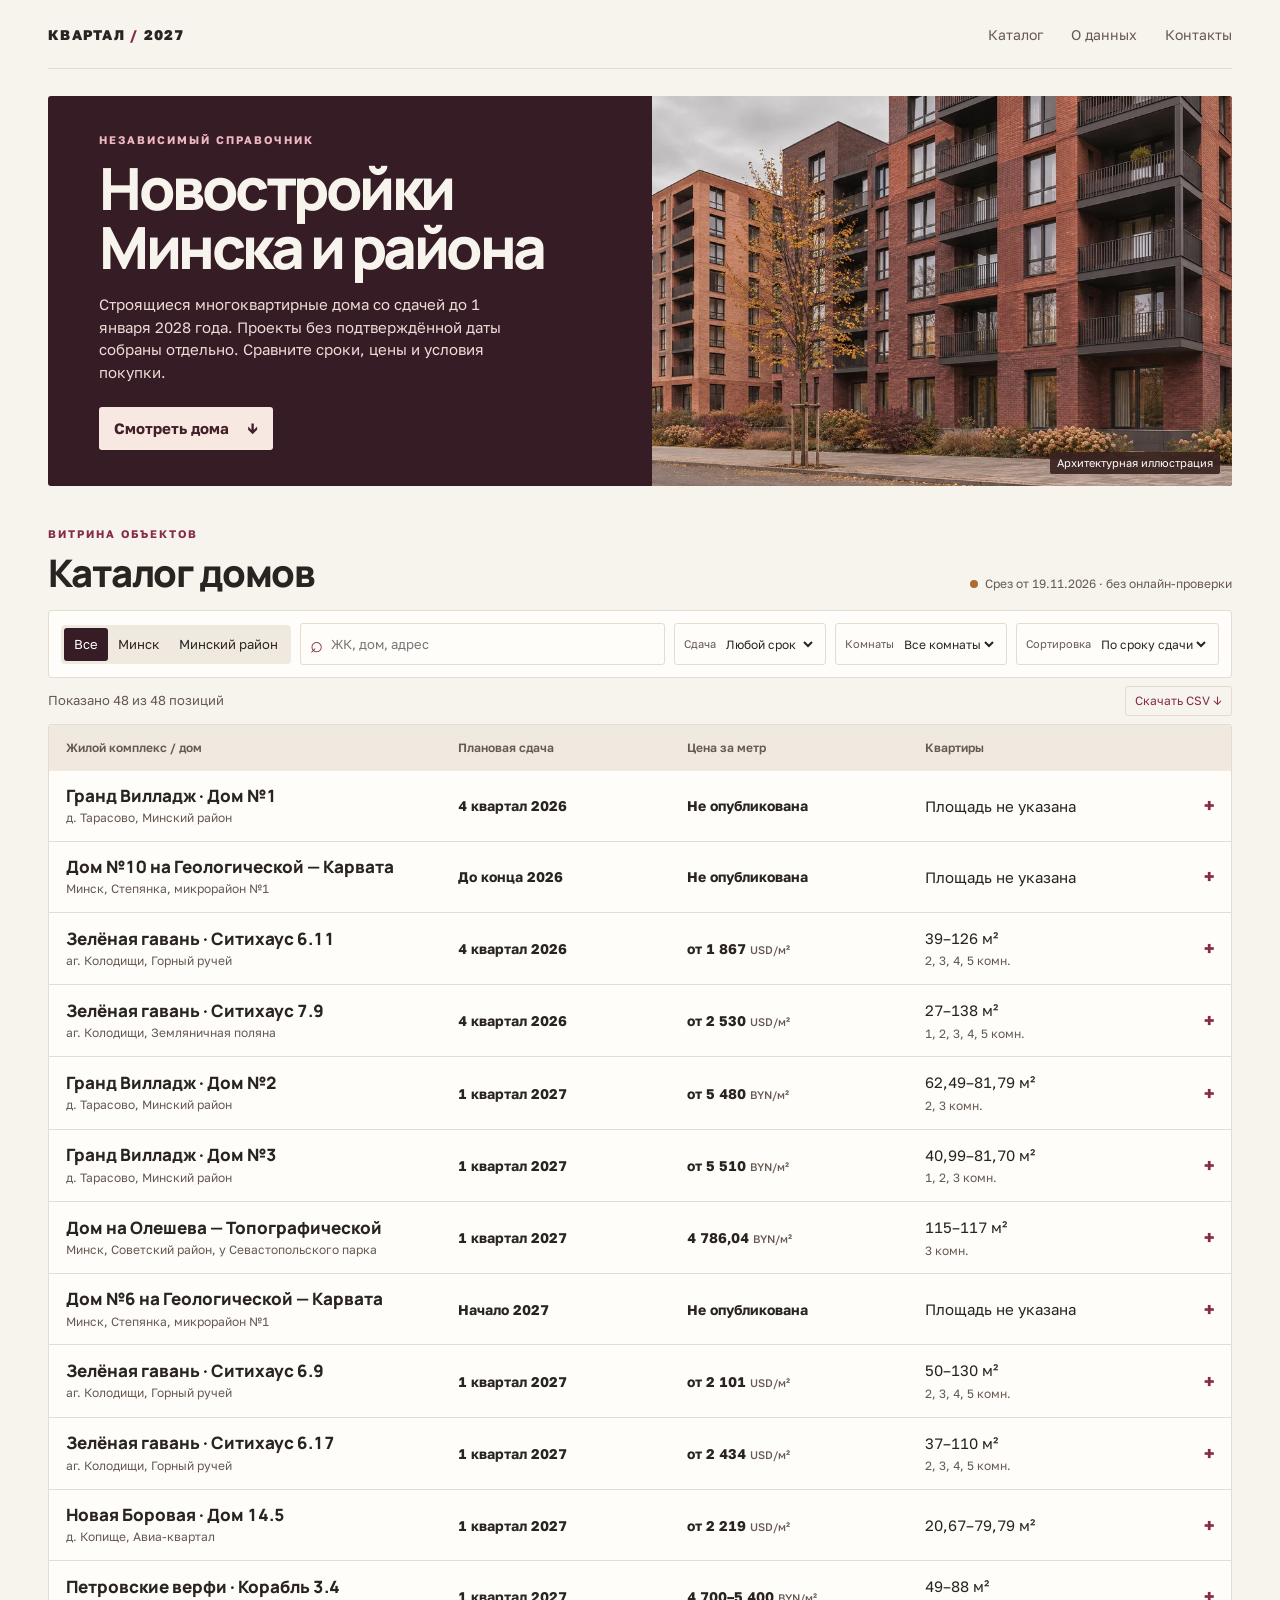
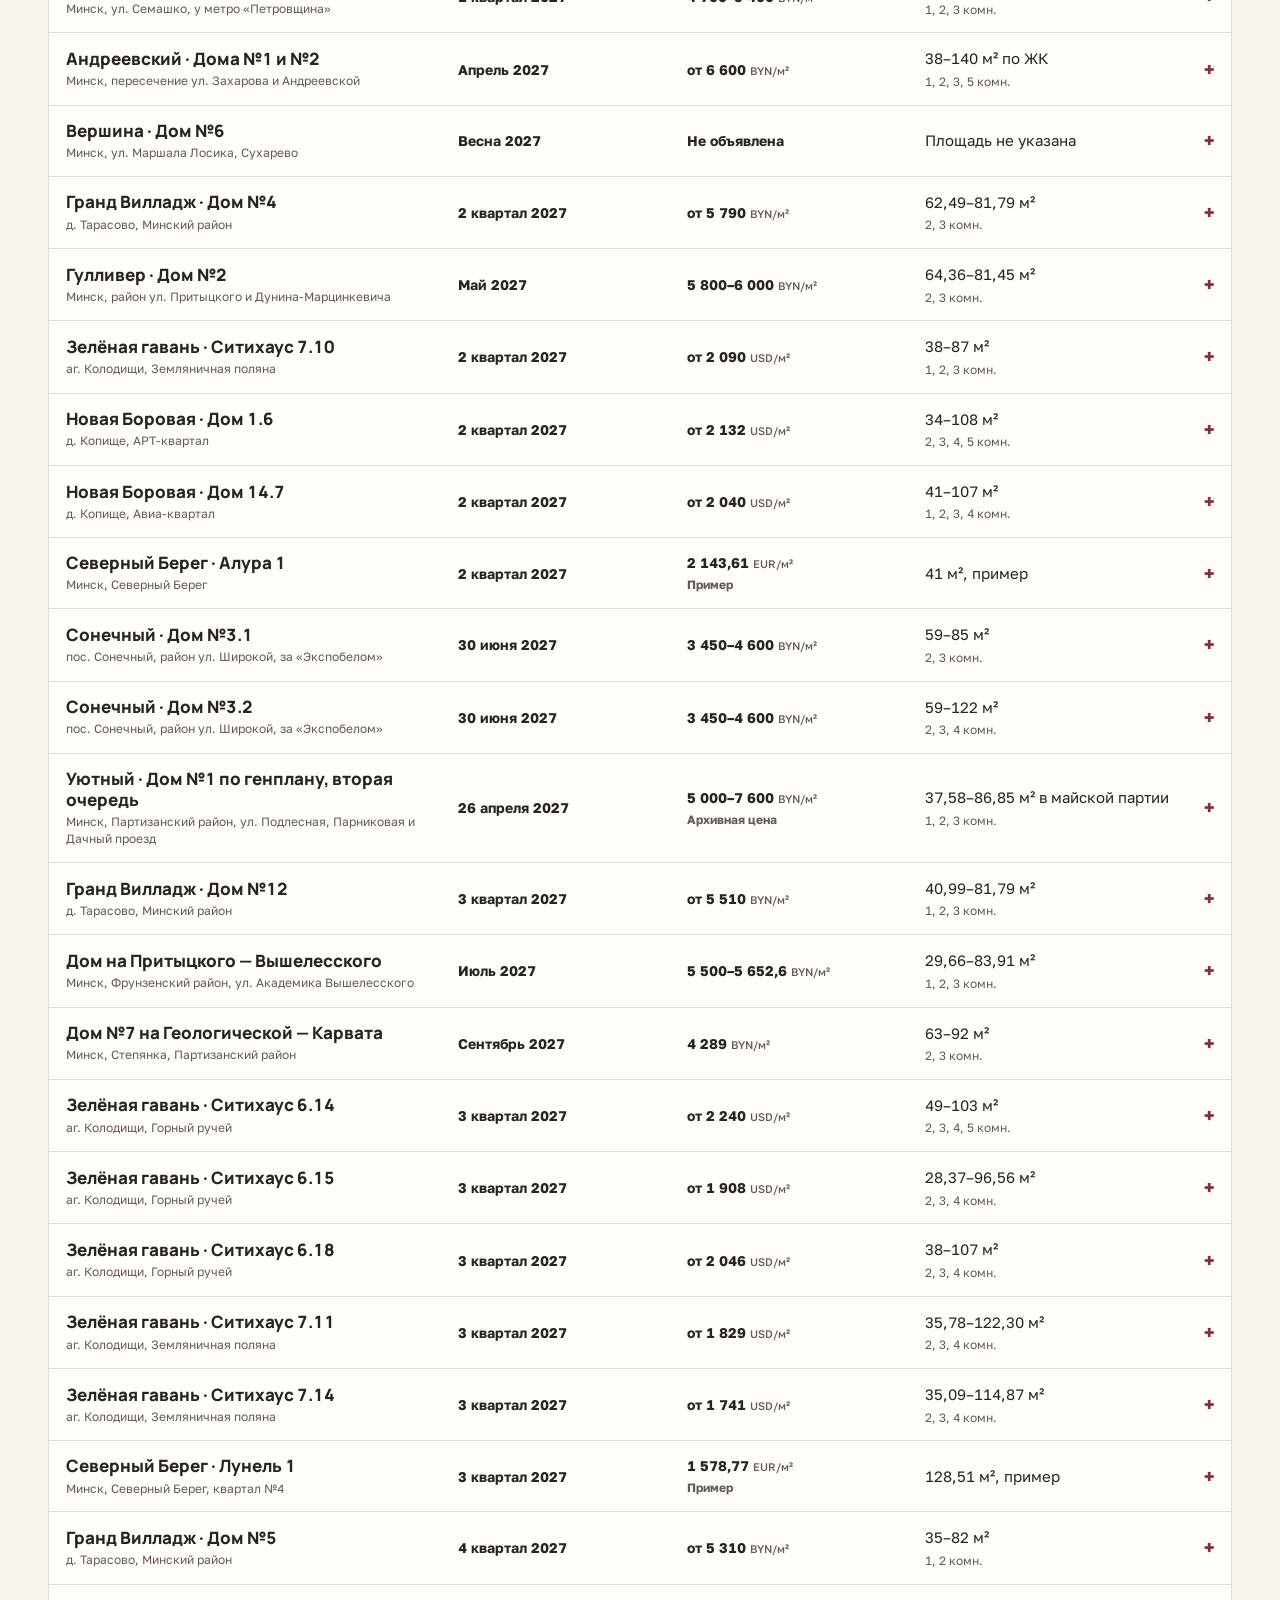
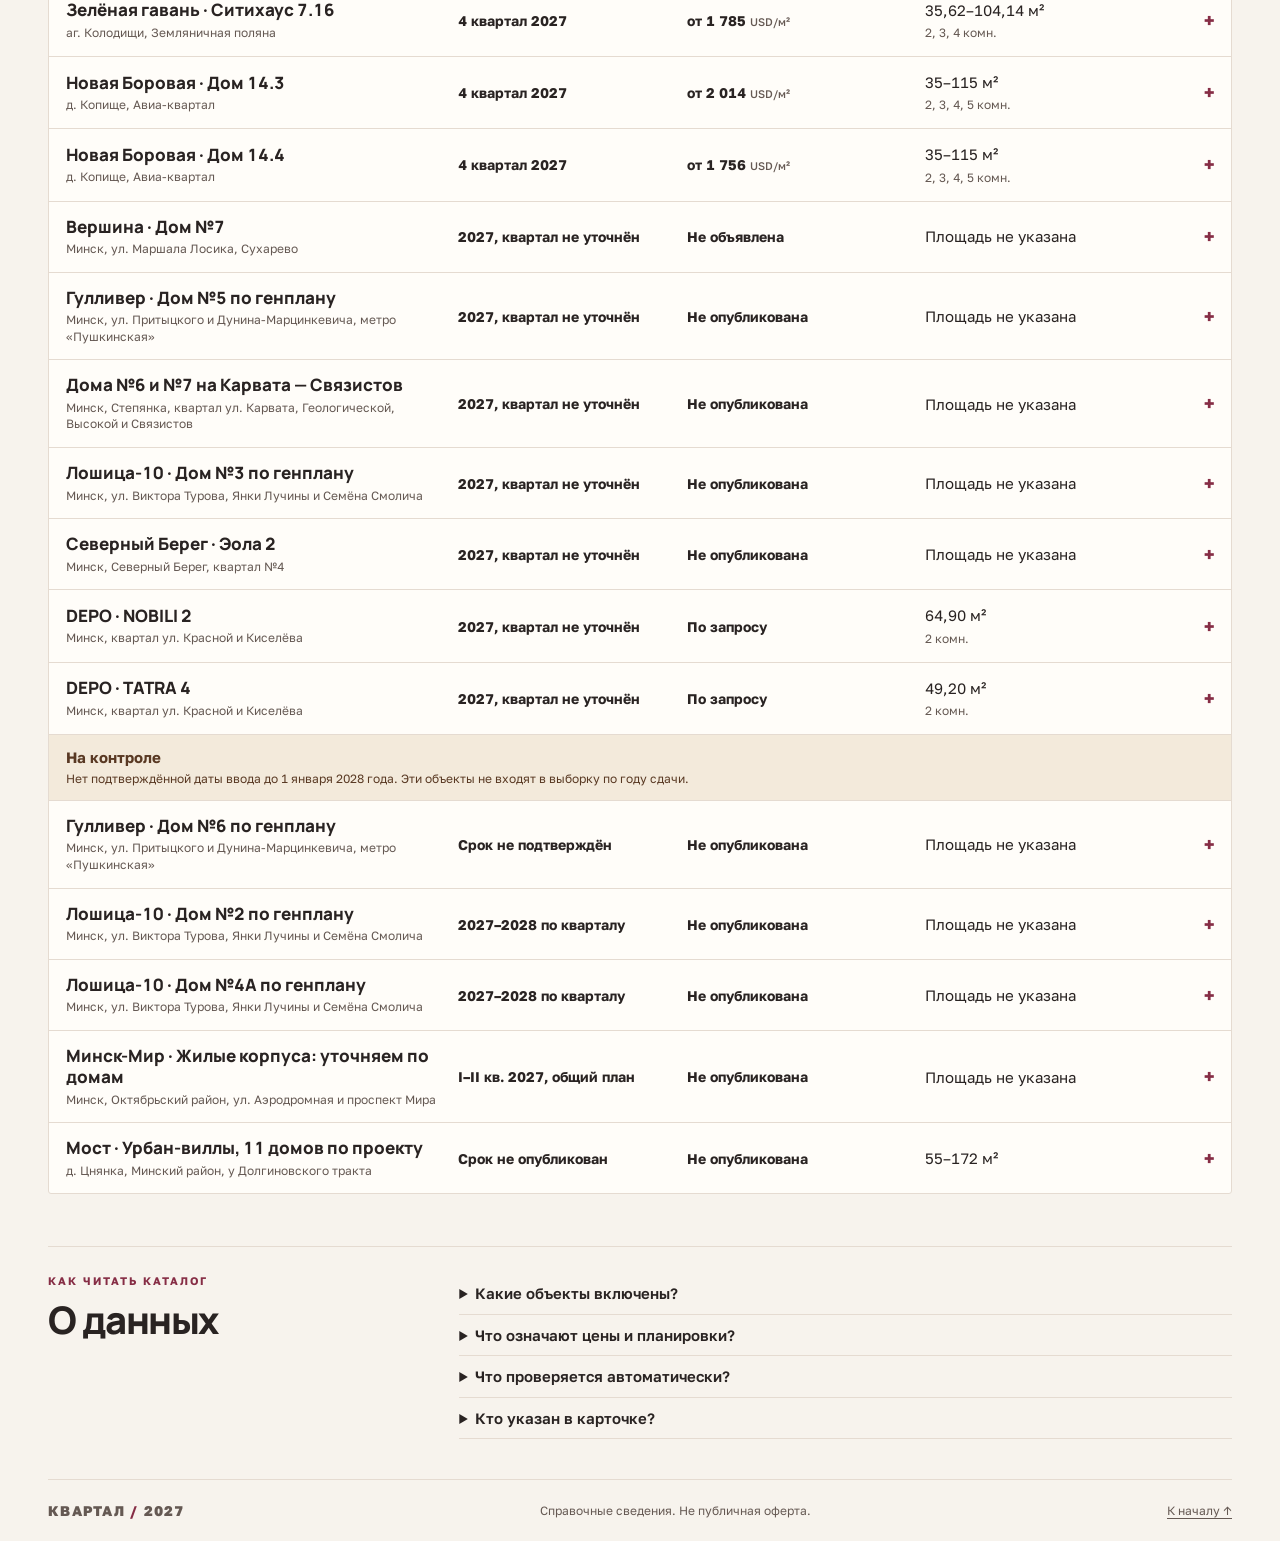
<file: public/index.html>
<!doctype html>
<html lang="ru">
<head>
  <meta charset="utf-8">
  <meta name="viewport" content="width=device-width, initial-scale=1">
  <meta name="theme-color" content="#f7f3ed">
  <meta name="description" content="Справочник строящихся многоквартирных домов Минска и Минского района с плановым вводом до 2028 года.">
  <title>Квартал 2027 | Новостройки Минска и Минского района</title>
  <link rel="stylesheet" href="https://fonts.googleapis.com/css2?family=Golos+Text:wght@400;500;600;700&family=Manrope:wght@600;700;800&display=swap">
  <link rel="stylesheet" href="./style.css">
  <script>window.KVARTAL_API = '__PORT_5000__';</script>
  <script defer src="./snapshot.js"></script>
  <script defer src="./app.js?v=2"></script>
</head>
<body>
  <header class="mast shell">
    <a class="brand" href="#top">КВАРТАЛ<span> / </span>2027</a>
    <nav aria-label="Навигация"><a href="#catalog">Каталог</a><a href="#method">О данных</a><a href="./contacts.html">Контакты</a></nav>
  </header>
  <main id="top" class="shell">
    <section class="hero" aria-labelledby="title">
      <div class="intro">
        <p class="eyebrow">НЕЗАВИСИМЫЙ СПРАВОЧНИК</p>
        <h1 id="title">Новостройки<br>Минска и района</h1>
        <p class="lede">Строящиеся многоквартирные дома со сдачей до 1 января 2028 года. Проекты без подтверждённой даты собраны отдельно. Сравните сроки, цены и условия покупки.</p>
        <a class="hero-button" href="#catalog">Смотреть дома <span aria-hidden="true">↓</span></a>
      </div>
      <figure class="hero-image"><img src="./architecture.webp" alt="" width="1080" height="608"><figcaption>Архитектурная иллюстрация</figcaption></figure>
    </section>
    <section id="catalog" aria-labelledby="catalog-title">
      <div class="section-top">
        <div><p class="eyebrow">ВИТРИНА ОБЪЕКТОВ</p><h2 id="catalog-title">Каталог домов</h2></div>
        <div class="date"><span id="status-dot" aria-hidden="true"></span><span id="status">Загружаем каталог…</span></div>
      </div>
      <div class="filters" aria-label="Фильтры каталога">
        <div class="segments" role="group" aria-label="Территория">
          <button data-zone="" aria-pressed="true">Все</button><button data-zone="city" aria-pressed="false">Минск</button><button data-zone="district" aria-pressed="false">Минский район</button>
        </div>
        <label class="search"><span aria-hidden="true">⌕</span><input id="search" type="search" placeholder="ЖК, дом, адрес" aria-label="Поиск по каталогу"></label>
        <label class="select"><span>Сдача</span><select id="year" aria-label="Год сдачи"><option value="">Любой срок</option><option>2026</option><option>2027</option><option value="watch">На контроле</option></select></label>
        <label class="select"><span>Комнаты</span><select id="rooms" aria-label="Число комнат"><option value="">Все комнаты</option><option value="1">1 комната</option><option value="2">2 комнаты</option><option value="3">3 комнаты</option><option value="4">4 и больше</option></select></label>
        <label class="select"><span>Сортировка</span><select id="sort" aria-label="Сортировка"><option value="due">По сроку сдачи</option><option value="byn">По цене в BYN</option><option value="usd">По цене в USD</option><option value="eur">По цене в EUR</option></select></label>
      </div>
      <div class="results-top">
        <p id="result" role="status" aria-live="polite">Загрузка…</p>
        <button id="export" type="button" disabled>Скачать CSV <span aria-hidden="true">↓</span></button>
      </div>
      <div id="list" class="catalog"><p class="empty">Загружаем данные. Если список не появился, попробуйте обновить страницу.</p></div>
      <noscript><p>Включите JavaScript, чтобы открыть каталог и пользоваться фильтрами.</p></noscript>
    </section>
    <section id="method" class="method" aria-labelledby="method-title">
      <div><p class="eyebrow">КАК ЧИТАТЬ КАТАЛОГ</p><h2 id="method-title">О данных</h2></div>
      <div>
        <details><summary>Какие объекты включены?</summary><p>Основная выборка: дома Минска и Минского района с опубликованным плановым сроком до 01.01.2028. В разделе «На контроле» отмечены проекты без отдельной подтверждённой даты. Готовые дома и коммерческие помещения в основную выборку не входят. Это выборка открытых источников, не официальный реестр.</p></details>
        <details><summary>Что означают цены и планировки?</summary><p>Цена за м² приводится в валюте и с оговорками источника. USD и EUR означают справочный эквивалент; без пересчёта их нельзя напрямую сравнивать с BYN. Проектный ассортимент или опубликованная партия не означают, что все варианты свободны. Для актуальных остатков и чертежей откройте карточку застройщика, для цены договора уточните также отделку, способ оплаты и паркинг.</p></details>
        <details><summary>Что проверяется автоматически?</summary><p>Из витрин трёх проектов берутся сроки и, где опубликованы, цена метра и остатки. В зависимости от площадки проверка запускается раз в сутки по расписанию или при первом посещении после истечения суток. Данные из деклараций, СМИ и условия оплаты проверяются вручную. При сбое остаётся последний сохранённый срез с его датой.</p><ul id="feeds"></ul></details>
        <details><summary>Кто указан в карточке?</summary><p>Заказчик указан там, где его роль подтверждена. Там, где открытый источник называет только застройщика или группу компаний, роль подписана отдельно, а юридическое лицо по договору лучше сверить в актуальной проектной декларации.</p></details>
      </div>
    </section>
  </main>
  <footer class="shell footer"><a class="brand" href="#top">КВАРТАЛ<span> / </span>2027</a><p>Справочные сведения. Не публичная оферта.</p><a href="#top">К началу ↑</a></footer>
</body>
</html>
</file>
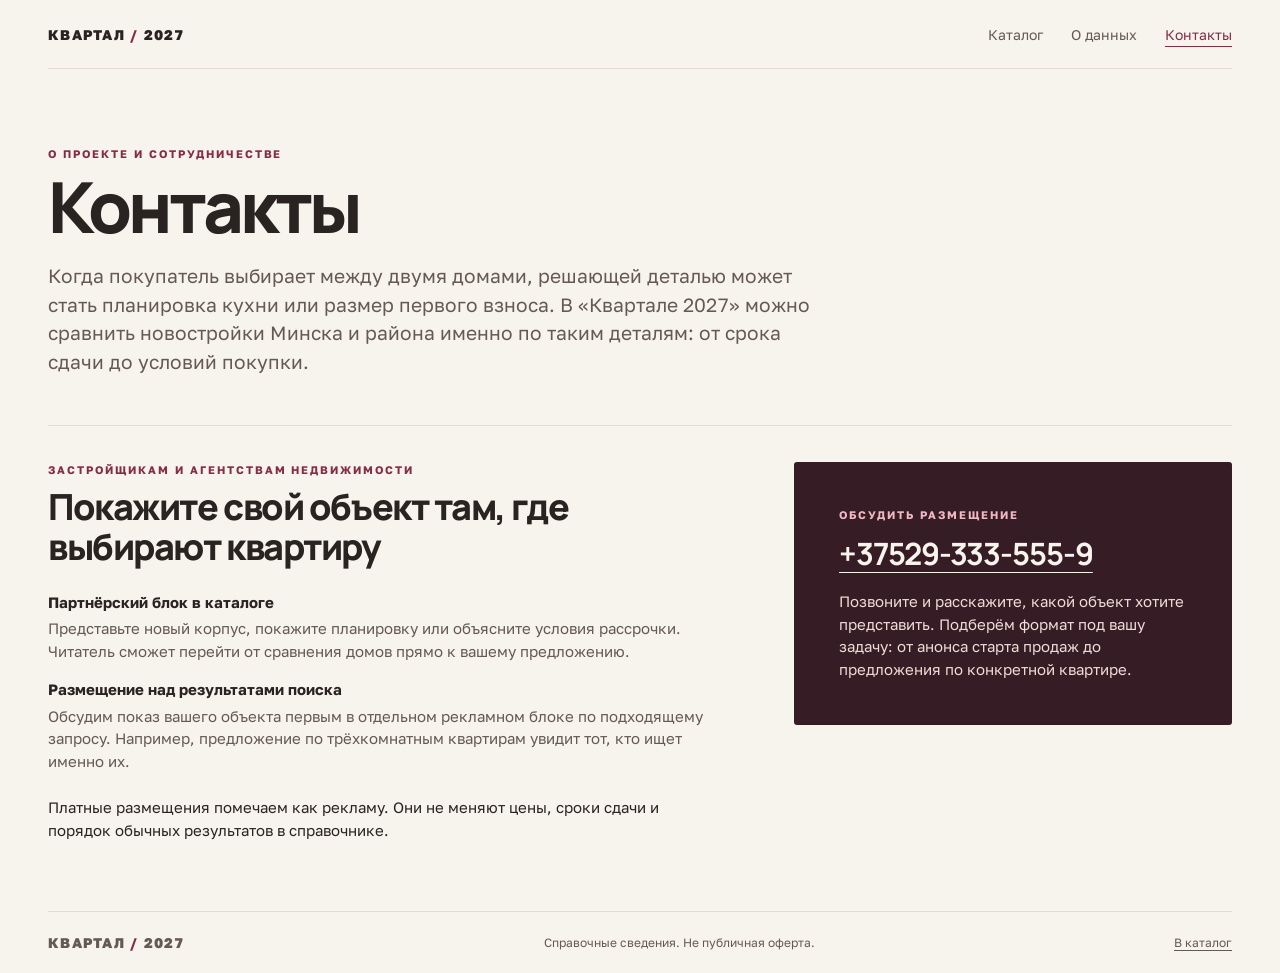
<file: public/contacts.html>
<!doctype html>
<html lang="ru">
<head>
  <meta charset="utf-8">
  <meta name="viewport" content="width=device-width, initial-scale=1">
  <meta name="theme-color" content="#f7f3ed">
  <meta name="description" content="Контакты «Квартала 2027». Партнёрские размещения для застройщиков и агентств недвижимости Минска и Минского района.">
  <title>Контакты и сотрудничество | Квартал 2027</title>
  <link rel="stylesheet" href="https://fonts.googleapis.com/css2?family=Golos+Text:wght@400;500;600;700&family=Manrope:wght@600;700;800&display=swap">
  <link rel="stylesheet" href="./style.css">
  <style>
    [aria-current="page"]{color:var(--accent);text-decoration:underline;text-underline-offset:.4em}
    .contact-head{padding:clamp(30px,6vw,78px) 0 clamp(24px,4vw,48px)}
    .contact-head h1{font:800 clamp(40px,5.5vw,76px)/1 var(--display);letter-spacing:-.055em;margin:0 0 20px}
    .contact-head p:last-child{max-width:65ch;color:var(--muted);font-size:clamp(16px,1.5vw,20px);margin:0}
    .partnership{display:grid;grid-template-columns:minmax(0,3fr) minmax(0,2fr);gap:clamp(30px,7vw,112px);border-top:1px solid var(--line);padding:36px 0 55px;align-items:start}
    .partnership h2{font-size:clamp(24px,3vw,36px)}.formats{margin:24px 0}.formats dt{font-weight:700}.formats dd{margin:4px 0 16px;color:var(--muted)}
    .call{background:var(--deep);color:var(--page);padding:clamp(22px,3.5vw,48px);border-radius:3px}.call .eyebrow{color:#f0b8c5}
    .phone{display:inline-block;color:var(--page);font:700 clamp(21px,2.4vw,36px)/1.4 var(--display);white-space:nowrap;text-decoration-thickness:1px;letter-spacing:-.035em}
    .phone:hover,.phone:focus-visible{color:white}.phone:focus-visible{outline-color:white}.call p:last-child{color:#efdbd7;margin-bottom:0}
    @media(max-width:700px){.partnership{grid-template-columns:1fr;padding-top:24px;gap:20px}.call{grid-row:1}}
  </style>
</head>
<body>
  <header class="mast shell">
    <a class="brand" href="./">КВАРТАЛ<span> / </span>2027</a>
    <nav aria-label="Навигация"><a href="./#catalog">Каталог</a><a href="./#method">О данных</a><a aria-current="page" href="./contacts.html">Контакты</a></nav>
  </header>
  <main class="shell">
    <div class="contact-head">
      <p class="eyebrow">О ПРОЕКТЕ И СОТРУДНИЧЕСТВЕ</p>
      <h1>Контакты</h1>
      <p>Когда покупатель выбирает между двумя домами, решающей деталью может стать планировка кухни или размер первого взноса. В «Квартале 2027» можно сравнить новостройки Минска и района именно по таким деталям: от срока сдачи до условий покупки.</p>
    </div>
    <section class="partnership" aria-labelledby="partner-title">
      <div>
        <p class="eyebrow">ЗАСТРОЙЩИКАМ И АГЕНТСТВАМ НЕДВИЖИМОСТИ</p>
        <h2 id="partner-title">Покажите свой объект там, где выбирают квартиру</h2>
        <dl class="formats">
          <dt>Партнёрский блок в каталоге</dt>
          <dd>Представьте новый корпус, покажите планировку или объясните условия рассрочки. Читатель сможет перейти от сравнения домов прямо к вашему предложению.</dd>
          <dt>Размещение над результатами поиска</dt>
          <dd>Обсудим показ вашего объекта первым в отдельном рекламном блоке по подходящему запросу. Например, предложение по трёхкомнатным квартирам увидит тот, кто ищет именно их.</dd>
        </dl>
        <p>Платные размещения помечаем как рекламу. Они не меняют цены, сроки сдачи и порядок обычных результатов в справочнике.</p>
      </div>
      <aside class="call" aria-label="Телефон для партнёров">
        <p class="eyebrow">ОБСУДИТЬ РАЗМЕЩЕНИЕ</p>
        <a class="phone" href="tel:+375293335559">+37529-333-555-9</a>
        <p>Позвоните и расскажите, какой объект хотите представить. Подберём формат под вашу задачу: от анонса старта продаж до предложения по конкретной квартире.</p>
      </aside>
    </section>
  </main>
  <footer class="shell footer"><a class="brand" href="./">КВАРТАЛ<span> / </span>2027</a><p>Справочные сведения. Не публичная оферта.</p><a href="./#catalog">В каталог</a></footer>
</body>
</html>
</file>
<file: public/style.css>
:root{--page:#f7f3ed;--paper:#fffdf9;--ink:#292322;--muted:#655953;--line:#e5dbd1;--accent:#862d45;--deep:#361c24;--soft:#f2e1e4;--display:Manrope,system-ui,sans-serif;--body:"Golos Text",system-ui,sans-serif}
*{box-sizing:border-box}html{scroll-behavior:smooth}body{margin:0;background:var(--page);color:var(--ink);font:15px/1.5 var(--body);font-variant-numeric:tabular-nums}a{color:inherit;text-underline-offset:.22em}a:hover{color:var(--accent)}button,select,input{font:inherit}button,select{cursor:pointer}button:disabled{cursor:default;opacity:.55}button:focus-visible,a:focus-visible,input:focus-visible,select:focus-visible,summary:focus-visible{outline:3px solid var(--accent);outline-offset:3px}section[id]{scroll-margin-top:18px}.shell{max-width:1360px;width:calc(100% - 96px);margin-inline:auto}.mast{height:69px;display:flex;justify-content:space-between;align-items:center;border-bottom:1px solid var(--line)}.brand{text-decoration:none;font-weight:800;letter-spacing:.09em;font-size:14px;white-space:nowrap}.brand span{color:var(--accent)}nav{display:flex;gap:28px}nav a{font-size:14px;text-decoration:none;color:var(--muted)}
.hero{margin:27px 0 40px;display:grid;grid-template-columns:1.04fr 1fr;overflow:hidden;background:var(--deep);color:var(--page);min-height:390px;border-radius:3px}.intro{align-self:center;padding:32px clamp(26px,4vw,62px)}.eyebrow{margin:0 0 9px;font-size:11px;line-height:1.5;letter-spacing:.18em;font-weight:700;color:var(--accent)}.hero .eyebrow{color:#f0b8c5}.hero h1{font:800 clamp(33px,4.55vw,70px)/1.02 var(--display);letter-spacing:-.06em;margin:0 0 17px}.lede{max-width:435px;color:#efdbd7;margin:0 0 24px;font-size:15px}.hero-button{display:inline-flex;align-items:center;gap:18px;text-decoration:none;padding:10px 15px;background:#f8e8e2;color:#42202b;border-radius:3px;font-weight:700}.hero-button:hover{background:white;color:var(--accent)}.hero-image{margin:0;position:relative;min-height:100%}.hero-image img{height:100%;width:100%;object-fit:cover;display:block;position:absolute}.hero-image figcaption{position:absolute;right:12px;bottom:12px;background:#39231fe8;color:white;font-size:11px;padding:3px 7px;border-radius:2px}
.section-top{display:flex;justify-content:space-between;align-items:end;gap:15px;margin-bottom:17px}h2{font:800 clamp(25px,3vw,38px)/1.1 var(--display);letter-spacing:-.04em;margin:0}.date{font-size:12px;color:var(--muted);display:flex;align-items:center;gap:7px}.date span:first-child{width:8px;height:8px;border-radius:100%;background:#877166;flex:none}.date span.good{background:#42724c}.date span.warn{background:#ab6c30}.filters{background:var(--paper);border:1px solid var(--line);padding:12px;display:flex;align-items:center;gap:9px;flex-wrap:wrap;border-radius:3px}.segments{display:flex;background:#f0e9e0;padding:3px;border-radius:4px;flex:none}.segments button{border:0;background:transparent;color:var(--ink);padding:7px 10px;border-radius:3px;font-size:13px;white-space:nowrap}.segments button[aria-pressed=true]{background:var(--deep);color:white}.search,.select{display:flex;align-items:center;min-height:42px;border:1px solid var(--line);border-radius:3px;padding:0 9px;background:var(--paper)}.search{flex:1 1 155px;gap:6px}.search span{font-size:22px;line-height:1;color:var(--accent)}.search input{width:100%;min-width:0;border:none;background:none;color:var(--ink);font-size:13px}.select{gap:6px}.select span{font-size:11px;color:var(--muted);white-space:nowrap}.select select{border:0;background:none;color:var(--ink);min-width:0;font-size:12px}.results-top{display:flex;justify-content:space-between;align-items:center;gap:10px;color:var(--muted);font-size:13px}.results-top p{margin:13px 0}.results-top button,.empty button{background:transparent;color:var(--accent);border:1px solid var(--line);border-radius:3px;padding:5px 9px;font-size:12px}.results-top button:hover,.empty button:hover{background:var(--soft)}
.catalog{border:1px solid var(--line);background:var(--paper);border-radius:3px;overflow:hidden}.row-grid{display:grid;grid-template-columns:minmax(0,2fr) minmax(0,1.13fr) minmax(0,1.18fr) minmax(0,1.33fr) 23px;gap:16px;align-items:center;padding:14px 17px}.column-head{color:var(--muted);background:#f0e9e0;font-size:12px;font-weight:600}.item+.item{border-top:1px solid var(--line)}.item>summary{list-style:none;cursor:pointer}.item>summary::-webkit-details-marker{display:none}.item>summary:hover,.item[open]>summary{background:#faf2ef}.item>summary:focus-visible{outline-offset:-3px}.item-title{font-family:var(--display);font-weight:800;line-height:1.25;font-size:17px;display:block}.item-address,.secondary{display:block;color:var(--muted);font-size:12px;line-height:1.4;margin-top:4px}.due,.price{font-weight:700;font-size:14px}.price small{color:var(--muted);font-weight:500;font-size:11px;white-space:nowrap}.arrow{font-weight:700;color:var(--accent);text-align:right;font-size:18px}.item[open] .arrow{transform:rotate(45deg);transform-origin:75% center}.body-detail{padding:5px 17px 18px;display:grid;grid-template-columns:1.05fr 1fr;gap:15px 28px;border-top:1px solid var(--line)}.body-detail h3{font-size:13px;margin:9px 0 4px}.body-detail p{font-size:13px;color:var(--muted);margin:0;white-space:pre-line}.detail-links{grid-column:1/-1;display:flex;flex-wrap:wrap;gap:8px 15px;font-size:12px;color:var(--accent);font-weight:600}.empty{padding:31px;text-align:center;color:var(--muted)}.empty button{display:block;margin:10px auto 0}.method{margin:52px 0 40px;border-top:1px solid var(--line);padding-top:26px;display:grid;grid-template-columns:1fr 2fr;gap:25px}.method details{border-bottom:1px solid var(--line);padding:9px 0}.method summary{font-weight:600;cursor:pointer}.method p:not(.eyebrow),.method ul{margin:8px 0;color:var(--muted);font-size:13px}.footer{display:flex;justify-content:space-between;gap:14px;align-items:center;border-top:1px solid var(--line);padding:20px 0;color:var(--muted);font-size:12px}.footer p{margin:0}
@media(max-width:1060px){.shell{width:calc(100% - 56px)}.hero{min-height:340px}.row-grid{gap:10px}.row-grid>span{overflow-wrap:anywhere}}
@media(max-width:700px){.shell{width:calc(100% - 28px)}.mast{height:55px}nav{gap:13px}nav a{font-size:12px}.brand{font-size:12px}.hero{margin:15px 0 28px;grid-template-columns:1fr}.intro{padding:25px 20px}.hero h1{font-size:clamp(32px,9vw,55px);margin-bottom:12px}.lede{font-size:14px;margin-bottom:17px}.hero-image{height:148px}.hero-image img{object-position:center 60%}.section-top{align-items:start;flex-direction:column;gap:7px;margin-bottom:10px}.filters{padding:9px;gap:7px}.segments,.search{flex:1 0 100%}.segments button{flex:1}.select{padding:0 6px;min-height:34px}.select span{display:none}.column-head{display:none}.row-grid{grid-template-columns:1fr 1fr 18px;padding:10px;gap:5px 7px}.home{grid-column:1/3;grid-row:1}.row-grid .due{grid-column:1;grid-row:2}.row-grid .price{grid-column:2;grid-row:2}.row-grid .apt{grid-column:1/3;grid-row:3}.arrow{grid-column:3;grid-row:1/4}.item-title{font-size:16px}.item-address{margin-top:2px}.body-detail{grid-template-columns:1fr;padding:4px 10px 14px;gap:8px}.detail-links{margin-top:6px}.method{display:block;margin:30px 0 25px;padding-top:19px}.method h2{margin-bottom:9px}.footer{flex-wrap:wrap}.footer p{order:3;width:100%}}
@media(prefers-reduced-motion:reduce){html{scroll-behavior:auto}}
:root{--watch-bg:#f3eadb;--watch-ink:#593923}
.watch-heading{padding:12px 17px;background:var(--watch-bg);color:var(--watch-ink);border-bottom:1px solid var(--line);scroll-margin-top:18px}
.item+.watch-heading{border-top:1px solid var(--line)}
.watch-heading h3{font-size:15px;line-height:1.35;margin:0}
.watch-heading p{font-size:12px;margin:3px 0 0}
</file>
